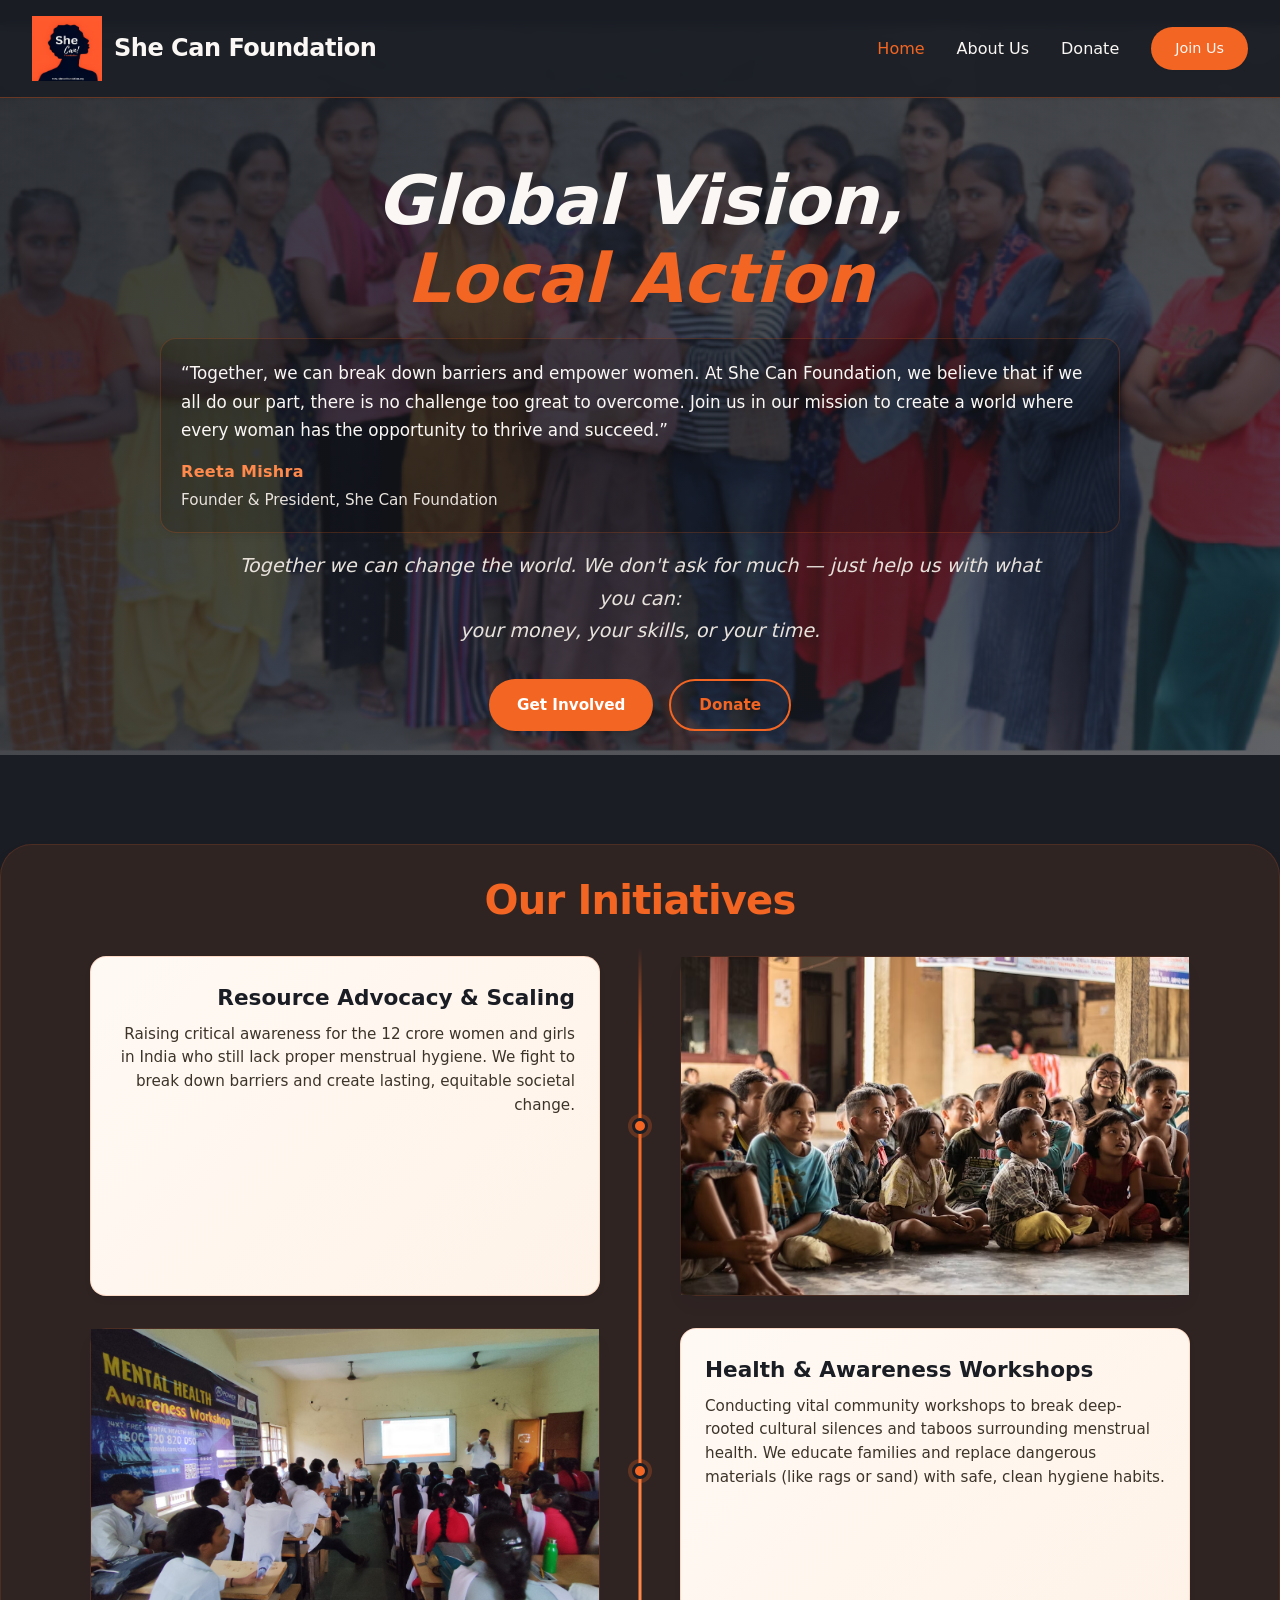
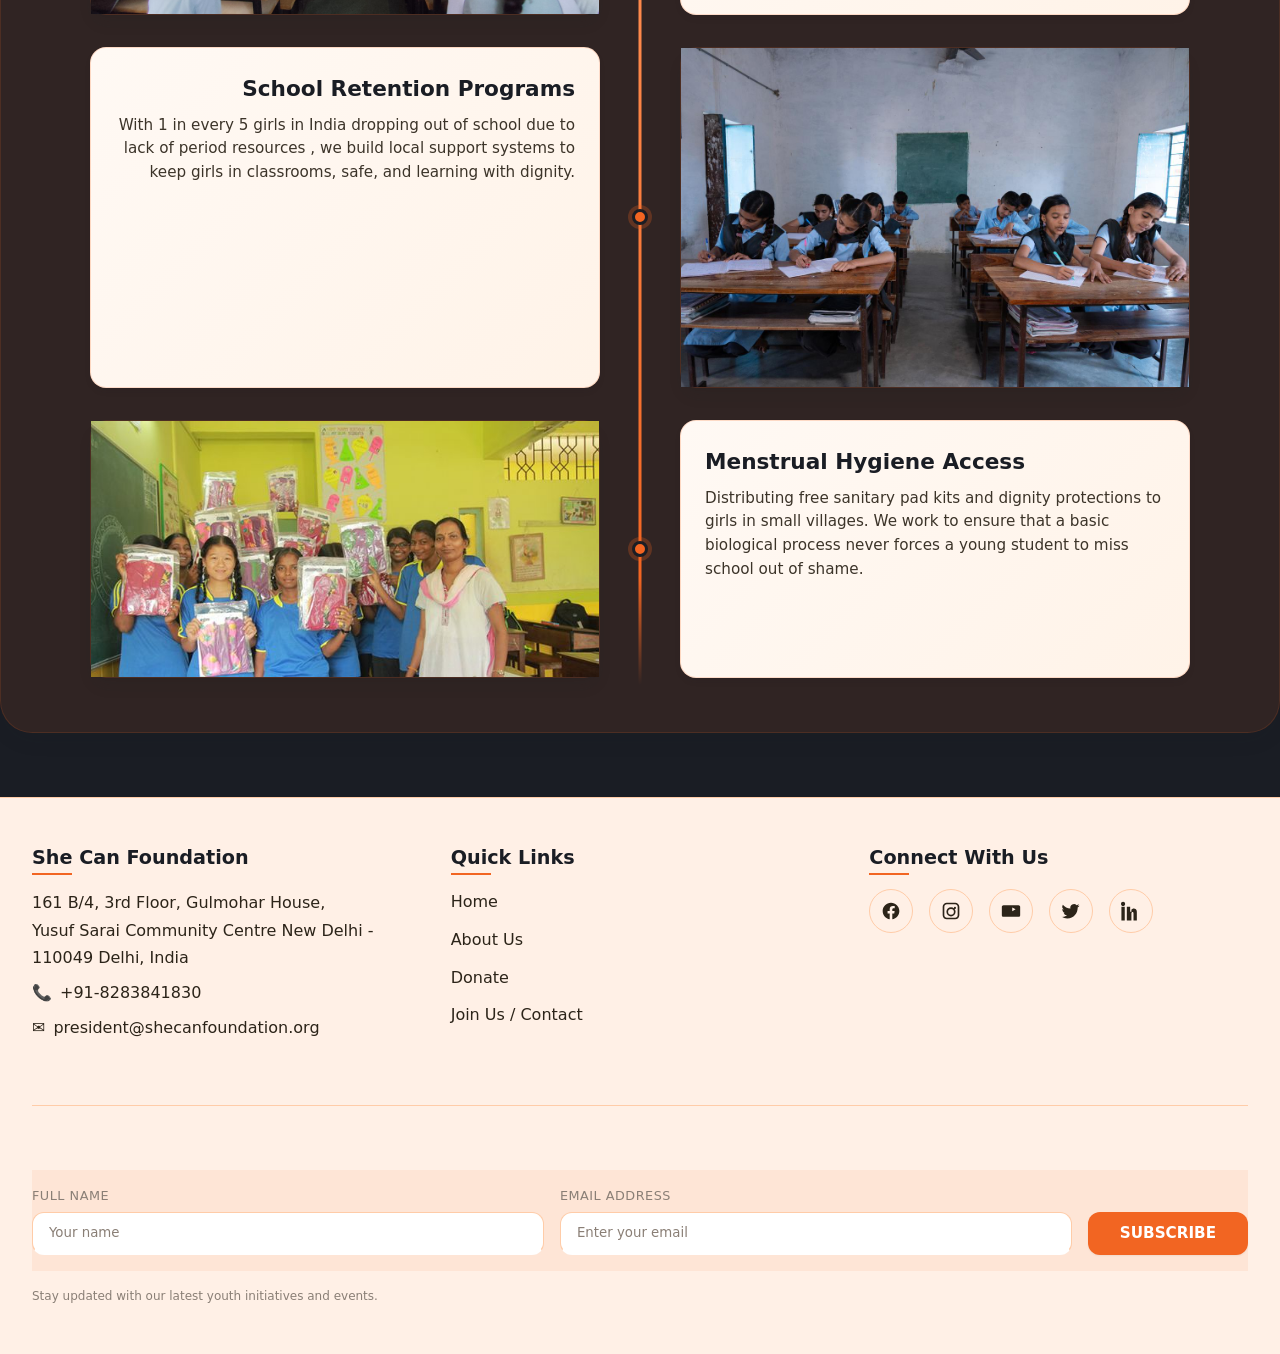
<file: html/index.html>
<!DOCTYPE html>
<html lang="en">
<head>
    <meta charset="UTF-8">
    <meta name="viewport" content="width=device-width, initial-scale=1.0, viewport-fit=cover">
    <meta name="description" content="She Can Foundation empowers youth through education, digital initiatives, and community programs. Join us to build futures and change lives.">
    <title>She Can Foundation | Empowering Youth</title>
    <link rel="stylesheet" href="../css/master.css">
</head>
<body>

    <header class="main-header">
        <div class="header-container">
            <div class="brand">
            <a href="index.html" class="brand-link">
                <img src="../images/logo.png" alt="She Can Foundation Logo" class="brand-img">
                <span class="brand-logo">She Can Foundation</span>
            </a>
            </div>
            <nav aria-label="Main navigation">
                <ul class="nav-menu">
                    <li class="nav-item"><a href="index.html" class="active">Home</a></li>
                    <li class="nav-item"><a href="about.html">About Us</a></li>
                    <li class="nav-item"><a href="donate.html">Donate</a></li>
                    <li class="nav-item nav-cta"><a href="contact.html" class="btn btn-join">Join Us</a></li>
                </ul>
            </nav>
        </div>
    </header>

    <main>
        <section class="hero" aria-label="Hero introduction">
            <div class="container hero-grid">
                <div class="hero-content">
                    <h1 class="hero-heading reveal" data-reveal="load" data-reveal-delay="0">
                        <span class="hero-heading-primary">Global Vision,</span>
                        <span class="hero-heading-accent">Local Action</span>
                    </h1>
                    <blockquote class="hero-quote reveal" data-reveal="load" data-reveal-delay="120">
                        <p>
                            “Together, we can break down barriers and empower women. At She Can Foundation, we believe that if we all do our part, there is no challenge too great to overcome. Join us in our mission to create a world where every woman has the opportunity to thrive and succeed.”
                        </p>
                        <footer>
                            <strong>Reeta Mishra</strong>
                            <span>Founder &amp; President, She Can Foundation</span>
                        </footer>
                    </blockquote>

                    <p class="hero-tagline reveal" data-reveal="load" data-reveal-delay="240">
                        <em>Together we can change the world. We don't ask for much — just help us with what you can:<br> your money, your skills, or your time.</em>
                    </p>

                    <div class="hero-actions reveal" data-reveal="load" data-reveal-delay="340">
                        <a href="contact.html" class="btn btn-primary btn-cta">Get Involved</a>
                        <a href="donate.html" class="btn btn-outline">Donate</a>
                    </div>
                </div>
            </div>
        </section>

<div class="initiatives-wrapper">
  <section class="initiatives-section" id="initiativesSection" aria-labelledby="initiatives-heading">
    <h2 class="section-title reveal" data-reveal="scroll" id="initiatives-heading">Our Initiatives</h2>

    <div class="initiatives-timeline">
      <div class="timeline-line" aria-hidden="true"></div>

      <article class="initiative-row initiative-row--text-left reveal" data-reveal="scroll">
        <div class="initiative-text">
          <h3>Resource Advocacy & Scaling</h3>
          <p>Raising critical awareness for the 12 crore women and girls in India who still lack proper menstrual hygiene. We fight to break down barriers and create lasting, equitable societal change.</p>
        </div>
        <div class="timeline-node" aria-hidden="true"></div>
        <figure class="initiative-photo">
          <img src="../images/img1.avif"
               alt="Students learning together in a supportive classroom environment"
               loading="lazy" width="800" height="600">
        </figure>
      </article>

      <article class="initiative-row initiative-row--text-right reveal" data-reveal="scroll">
        <figure class="initiative-photo">
          <img src="../images/img2.jpg"
               alt="Young women participating in a digital skills and coding workshop"
               loading="lazy" width="800" height="600">
        </figure>
        <div class="timeline-node" aria-hidden="true"></div>
        <div class="initiative-text">
          <h3>Health & Awareness Workshops</h3>
          <p>Conducting vital community workshops to break deep-rooted cultural silences and taboos surrounding menstrual health. We educate families and replace dangerous materials (like rags or sand) with safe, clean hygiene habits.</p>
        </div>
      </article>

      <article class="initiative-row initiative-row--text-left reveal" data-reveal="scroll">
        <div class="initiative-text">
          <h3>School Retention Programs</h3>
          <p>With 1 in every 5 girls in India dropping out of school due to lack of period resources , we build local support systems to keep girls in classrooms, safe, and learning with dignity.</p>
        </div>
        <div class="timeline-node" aria-hidden="true"></div>
        <figure class="initiative-photo">
          <img src="../images/img3.jpg"
               alt="Community members collaborating on a local outreach program"
               loading="lazy" width="800" height="600">
        </figure>
      </article>

      <article class="initiative-row initiative-row--text-right reveal" data-reveal="scroll">
        <figure class="initiative-photo">
          <img src="../images/img4.jpg"
               alt="Mentor guiding a young leader in a one-on-one leadership session"
               loading="lazy" width="800" height="600">
        </figure>
        <div class="timeline-node" aria-hidden="true"></div>
        <div class="initiative-text">
          <h3>Menstrual Hygiene Access</h3>
          <p>Distributing free sanitary pad kits and dignity protections to girls in small villages. We work to ensure that a basic biological process never forces a young student to miss school out of shame.</p>
        </div>
      </article>
    </div>
  </section>
</div>
</main>

    <footer class="site-footer" aria-label="Footer">
        <div class="footer-container">
            <div class="footer-grid">
                <div class="footer-col contact-info">
                    <h4>She Can Foundation</h4>
                    <address>
                        <p>161 B/4, 3rd Floor, Gulmohar House,<br>Yusuf Sarai Community Centre New Delhi - 110049 Delhi, India</p>
                        <p>📞 <a href="tel:+91-8283841830">+91-8283841830</a></p>
                        <p>✉️ <a href="mailto:president@shecanfoundation.org">president@shecanfoundation.org</a></p>
                    </address>
                </div>

                <div class="footer-col">
                    <h4>Quick Links</h4>
                    <ul class="footer-links">
                        <li><a href="index.html">Home</a></li>
                        <li><a href="about.html">About Us</a></li>
                        <li><a href="donate.html">Donate</a></li>
                        <li><a href="contact.html">Join Us / Contact</a></li>
                    </ul>
                </div>

                <div class="footer-col">
                    <h4>Connect With Us</h4>
                    <div class="social-links">
                        <a href="#" class="social-icon" aria-label="Facebook" title="Facebook">
                            <svg width="20" height="20" viewBox="0 0 24 24" fill="currentColor" aria-hidden="true">
                                <path d="M22 12.072C22 6.483 17.523 2 12 2S2 6.483 2 12.072c0 4.991 3.657 9.128 8.438 9.95v-7.04H7.898v-2.91h2.54V9.846c0-2.514 1.492-3.9 3.777-3.9 1.094 0 2.238.196 2.238.196v2.46h-1.26c-1.243 0-1.63.771-1.63 1.562v1.875h2.773l-.443 2.91h-2.33v7.04C18.343 21.2 22 17.063 22 12.072Z"/>
                            </svg>
                        </a>
                        <a href="#" class="social-icon" aria-label="Instagram" title="Instagram">
                            <svg width="20" height="20" viewBox="0 0 24 24" fill="currentColor" aria-hidden="true">
                                <path d="M7 2C4.243 2 2 4.243 2 7v10c0 2.757 2.243 5 5 5h10c2.757 0 5-2.243 5-5V7c0-2.757-2.243-5-5-5H7Zm10 2c1.654 0 3 1.346 3 3v10c0 1.654-1.346 3-3 3H7c-1.654 0-3-1.346-3-3V7c0-1.654 1.346-3 3-3h10Zm-5 3.5a5.5 5.5 0 1 0 0 11 5.5 5.5 0 0 0 0-11Zm0 2a3.5 3.5 0 1 1 0 7 3.5 3.5 0 0 1 0-7Zm4.75-2.5a1.25 1.25 0 1 0 0 2.5 1.25 1.25 0 0 0 0-2.5Z"/>
                            </svg>
                        </a>
                        <a href="#" class="social-icon" aria-label="YouTube" title="YouTube">
                            <svg width="20" height="20" viewBox="0 0 24 24" fill="currentColor" aria-hidden="true">
                                <path d="M23 7.001c0-1.104-.897-2-2-2H3c-1.103 0-2 .896-2 2v9.998c0 1.104.897 2 2 2h18c1.103 0 2-.896 2-2V7.001Zm-9.5 5.249v-4.5l3.987 2.249-3.987 2.251Z"/>
                            </svg>
                        </a>
                        <a href="#" class="social-icon" aria-label="Twitter" title="Twitter">
                            <svg width="20" height="20" viewBox="0 0 24 24" fill="currentColor" aria-hidden="true">
                                <path d="M22.162 5.656c-.79.35-1.64.587-2.53.693a4.42 4.42 0 0 0 1.94-2.443 8.78 8.78 0 0 1-2.796 1.07 4.397 4.397 0 0 0-7.49 4.01 12.48 12.48 0 0 1-9.06-4.595 4.395 4.395 0 0 0 1.36 5.86 4.37 4.37 0 0 1-1.99-.55v.05a4.4 4.4 0 0 0 3.525 4.31 4.42 4.42 0 0 1-1.987.075 4.4 4.4 0 0 0 4.104 3.05 8.82 8.82 0 0 1-5.457 1.88c-.355 0-.707-.02-1.056-.06a12.47 12.47 0 0 0 6.75 1.98c8.1 0 12.535-6.71 12.535-12.535 0-.19-.005-.382-.014-.573a8.94 8.94 0 0 0 2.2-2.28Z"/>
                            </svg>
                        </a>
                        <a href="#" class="social-icon" aria-label="LinkedIn" title="LinkedIn">
                            <svg width="20" height="20" viewBox="0 0 24 24" fill="currentColor" aria-hidden="true">
                                <path d="M4.98 3.5c0 1.38-1.11 2.5-2.48 2.5S0 4.88 0 3.5 1.11 1 2.5 1 4.98 2.12 4.98 3.5ZM.5 23.5h4V7H.5v16.5ZM8.5 23.5h4v-8.5c0-2.28 2.5-2.47 2.5 0v8.5h4V13c0-5.03-5.48-4.84-6.5-2.36V13h-1.5V7h-4v16.5Z"/>
                            </svg>
                        </a>
                    </div>
                </div>
            </div>

            <div class="newsletter-section">
                <div class="newsletter-form">
                    <div class="form-group">
                        <label for="footer-name">Full Name</label>
                        <input type="text" id="footer-name" name="name" class="newsletter-input" placeholder="Your name" autocomplete="name">
                    </div>
                    <div class="form-group">
                        <label for="footer-email">Email Address</label>
                        <input type="email" id="footer-email" name="email" class="newsletter-input" placeholder="Enter your email" autocomplete="email" required>
                    </div>
                    <button type="submit" class="btn-subscribe">SUBSCRIBE</button>
                </div>
                <p class="newsletter-note">Stay updated with our latest youth initiatives and events.</p>
            </div>
        </div>
    </footer>

    <script src="../javasrcipt/main.js" defer></script>
</body>
</html>
</file>
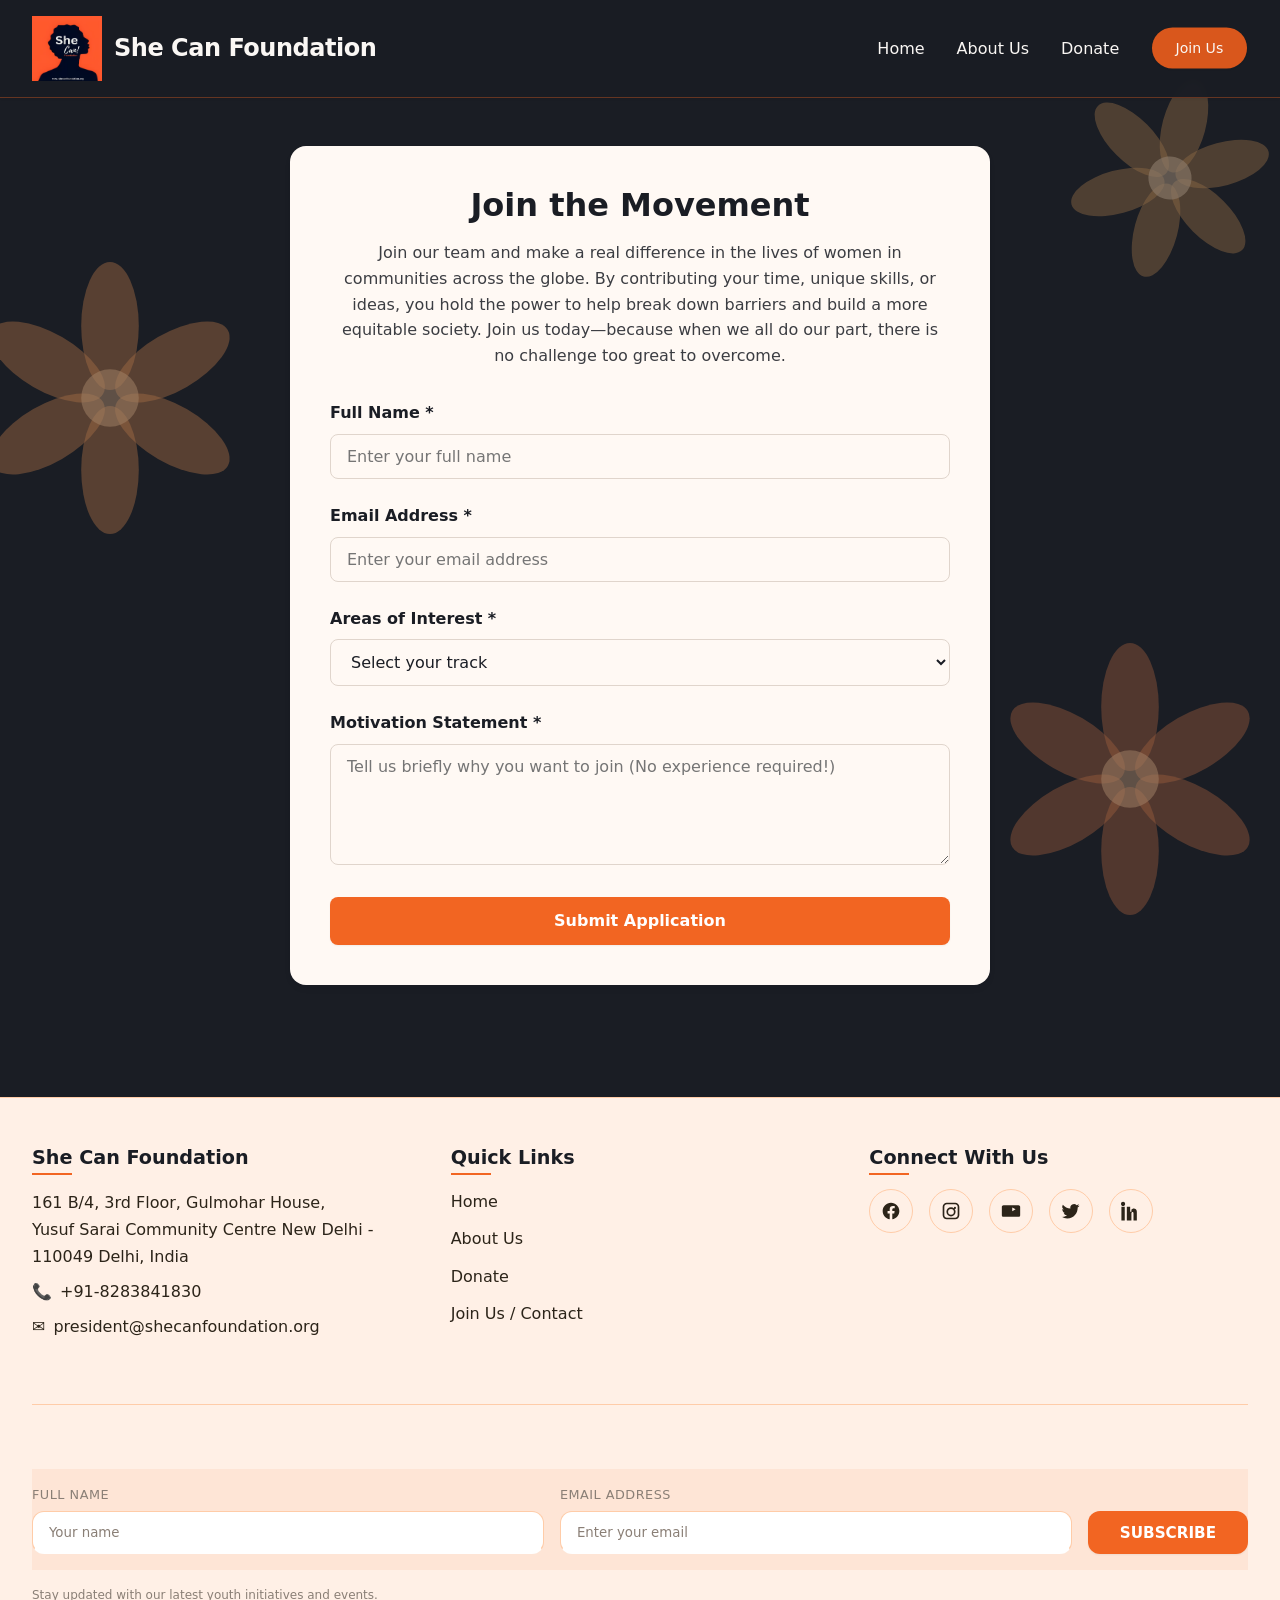
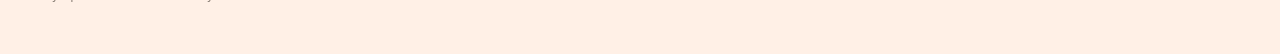
<file: html/contact.html>
<!DOCTYPE html>
<html lang="en">
<head>
    <meta charset="UTF-8">
    <meta name="viewport" content="width=device-width, initial-scale=1.0, viewport-fit=cover">
    <meta name="description" content="Join She Can Foundation — volunteer, contribute to youth empowerment, and grow with our beginner‑friendly community.">
    <title>She Can Foundation | Join Us — Volunteer Application</title>
    <link rel="stylesheet" href="../css/master.css">
</head>
<body>

    <header class="main-header">
        <div class="header-container">
             <div class="brand">
            <a href="index.html" class="brand-link">
                <img src="../images/logo.png" alt="She Can Foundation Logo" class="brand-img">
                <span class="brand-logo">She Can Foundation</span>
            </a>
            </div>
            <nav aria-label="Main navigation">
                <ul class="nav-menu">
                    <li class="nav-item"><a href="index.html">Home</a></li>
                    <li class="nav-item"><a href="about.html">About Us</a></li>
                    <li class="nav-item"><a href="donate.html">Donate</a></li>
                    <li class="nav-item nav-cta"><a href="contact.html" class="btn btn-join active-btn">Join Us</a></li>
                </ul>
            </nav>
        </div>
    </header>

    <main>
        <section class="registration-container" aria-labelledby="join-heading"> 
            <div class="flower-top" aria-hidden="true"></div> 
            <div class="container">
                <div class="form-wrapper">
                    <h2 id="join-heading">Join the Movement</h2>
                    <p class="join-intro">Join our team and make a real difference in the lives of women in communities across the globe. By contributing your time, unique skills, or ideas, you hold the power to help break down barriers and build a more equitable society. Join us today—because when we all do our part, there is no challenge too great to overcome.</p>
                    
                    <form id="volunteerForm" class="volunteer-form" action="#" method="post" novalidate>
                        <div class="form-field">
                            <label for="fullName">Full Name *</label>
                            <input type="text" id="fullName" name="fullName" required placeholder="Enter your full name" autocomplete="name">
                        </div>

                        <div class="form-field">
                            <label for="emailAddress">Email Address *</label>
                            <input type="email" id="emailAddress" name="emailAddress" required placeholder="Enter your email address" autocomplete="email">
                        </div>

                        <div class="form-field">
                            <label for="interestTrack">Areas of Interest *</label>
                            <select id="interestTrack" name="interestTrack" required>
                                <option value="" disabled selected>Select your track</option>
                                <option value="education">Education & Tutoring</option>
                                <option value="digital">Digital Literacy & Tech</option>
                                <option value="community">Community Management</option>
                            </select>
                        </div>

                        <div class="form-field">
                            <label for="motivation">Motivation Statement *</label>
                            <textarea id="motivation" name="motivation" rows="5" required placeholder="Tell us briefly why you want to join (No experience required!)"></textarea>
                        </div>

                        <div class="form-actions">
                            <button type="submit" class="btn-submit">Submit Application</button>
                        </div>
                    </form>
                </div>
            </div>
        </section>
    </main>

    <footer class="site-footer" aria-label="Footer">
        <div class="footer-container">
            <div class="footer-grid">
                <div class="footer-col contact-info">
                    <h4>She Can Foundation</h4>
                    <address>
                        <p>161 B/4, 3rd Floor, Gulmohar House,<br>Yusuf Sarai Community Centre New Delhi - 110049 Delhi, India</p>
                        <p>📞 <a href="tel:+91-8283841830">+91-8283841830</a></p>
                        <p>✉️ <a href="mailto:president@shecanfoundation.org">president@shecanfoundation.org</a></p>
                    </address>
                </div>

                <div class="footer-col">
                    <h4>Quick Links</h4>
                    <ul class="footer-links">
                        <li><a href="index.html">Home</a></li>
                        <li><a href="about.html">About Us</a></li>
                        <li><a href="donate.html">Donate</a></li>
                        <li><a href="contact.html">Join Us / Contact</a></li>
                    </ul>
                </div>

                <div class="footer-col">
                    <h4>Connect With Us</h4>
                    <div class="social-links">
                        <a href="#" class="social-icon" aria-label="Facebook" title="Facebook">
                            <svg width="20" height="20" viewBox="0 0 24 24" fill="currentColor" aria-hidden="true">
                                <path d="M22 12.072C22 6.483 17.523 2 12 2S2 6.483 2 12.072c0 4.991 3.657 9.128 8.438 9.95v-7.04H7.898v-2.91h2.54V9.846c0-2.514 1.492-3.9 3.777-3.9 1.094 0 2.238.196 2.238.196v2.46h-1.26c-1.243 0-1.63.771-1.63 1.562v1.875h2.773l-.443 2.91h-2.33v7.04C18.343 21.2 22 17.063 22 12.072Z"/>
                            </svg>
                        </a>
                        <a href="#" class="social-icon" aria-label="Instagram" title="Instagram">
                            <svg width="20" height="20" viewBox="0 0 24 24" fill="currentColor" aria-hidden="true">
                                <path d="M7 2C4.243 2 2 4.243 2 7v10c0 2.757 2.243 5 5 5h10c2.757 0 5-2.243 5-5V7c0-2.757-2.243-5-5-5H7Zm10 2c1.654 0 3 1.346 3 3v10c0 1.654-1.346 3-3 3H7c-1.654 0-3-1.346-3-3V7c0-1.654 1.346-3 3-3h10Zm-5 3.5a5.5 5.5 0 1 0 0 11 5.5 5.5 0 0 0 0-11Zm0 2a3.5 3.5 0 1 1 0 7 3.5 3.5 0 0 1 0-7Zm4.75-2.5a1.25 1.25 0 1 0 0 2.5 1.25 1.25 0 0 0 0-2.5Z"/>
                            </svg>
                        </a>
                        <a href="#" class="social-icon" aria-label="YouTube" title="YouTube">
                            <svg width="20" height="20" viewBox="0 0 24 24" fill="currentColor" aria-hidden="true">
                                <path d="M23 7.001c0-1.104-.897-2-2-2H3c-1.103 0-2 .896-2 2v9.998c0 1.104.897 2 2 2h18c1.103 0 2-.896 2-2V7.001Zm-9.5 5.249v-4.5l3.987 2.249-3.987 2.251Z"/>
                            </svg>
                        </a>
                        <a href="#" class="social-icon" aria-label="Twitter" title="Twitter">
                            <svg width="20" height="20" viewBox="0 0 24 24" fill="currentColor" aria-hidden="true">
                                <path d="M22.162 5.656c-.79.35-1.64.587-2.53.693a4.42 4.42 0 0 0 1.94-2.443 8.78 8.78 0 0 1-2.796 1.07 4.397 4.397 0 0 0-7.49 4.01 12.48 12.48 0 0 1-9.06-4.595 4.395 4.395 0 0 0 1.36 5.86 4.37 4.37 0 0 1-1.99-.55v.05a4.4 4.4 0 0 0 3.525 4.31 4.42 4.42 0 0 1-1.987.075 4.4 4.4 0 0 0 4.104 3.05 8.82 8.82 0 0 1-5.457 1.88c-.355 0-.707-.02-1.056-.06a12.47 12.47 0 0 0 6.75 1.98c8.1 0 12.535-6.71 12.535-12.535 0-.19-.005-.382-.014-.573a8.94 8.94 0 0 0 2.2-2.28Z"/>
                            </svg>
                        </a>
                        <a href="#" class="social-icon" aria-label="LinkedIn" title="LinkedIn">
                            <svg width="20" height="20" viewBox="0 0 24 24" fill="currentColor" aria-hidden="true">
                                <path d="M4.98 3.5c0 1.38-1.11 2.5-2.48 2.5S0 4.88 0 3.5 1.11 1 2.5 1 4.98 2.12 4.98 3.5ZM.5 23.5h4V7H.5v16.5ZM8.5 23.5h4v-8.5c0-2.28 2.5-2.47 2.5 0v8.5h4V13c0-5.03-5.48-4.84-6.5-2.36V13h-1.5V7h-4v16.5Z"/>
                            </svg>
                        </a>
                    </div>
                </div>
            </div>

            <div class="newsletter-section">
                <div class="newsletter-form">
                    <div class="form-group">
                        <label for="footer-name-contact">Full Name</label>
                        <input type="text" id="footer-name-contact" name="name" class="newsletter-input" placeholder="Your name" autocomplete="name">
                    </div>
                    <div class="form-group">
                        <label for="footer-email-contact">Email Address</label>
                        <input type="email" id="footer-email-contact" name="email" class="newsletter-input" placeholder="Enter your email" autocomplete="email" required>
                    </div>
                    <button type="submit" class="btn-subscribe">SUBSCRIBE</button>
                </div>
                <p class="newsletter-note">Stay updated with our latest youth initiatives and events.</p>
            </div>
        </div>
    </footer>

    <script src="../javasrcipt/main.js" defer></script>
</body>
</html>
</file>
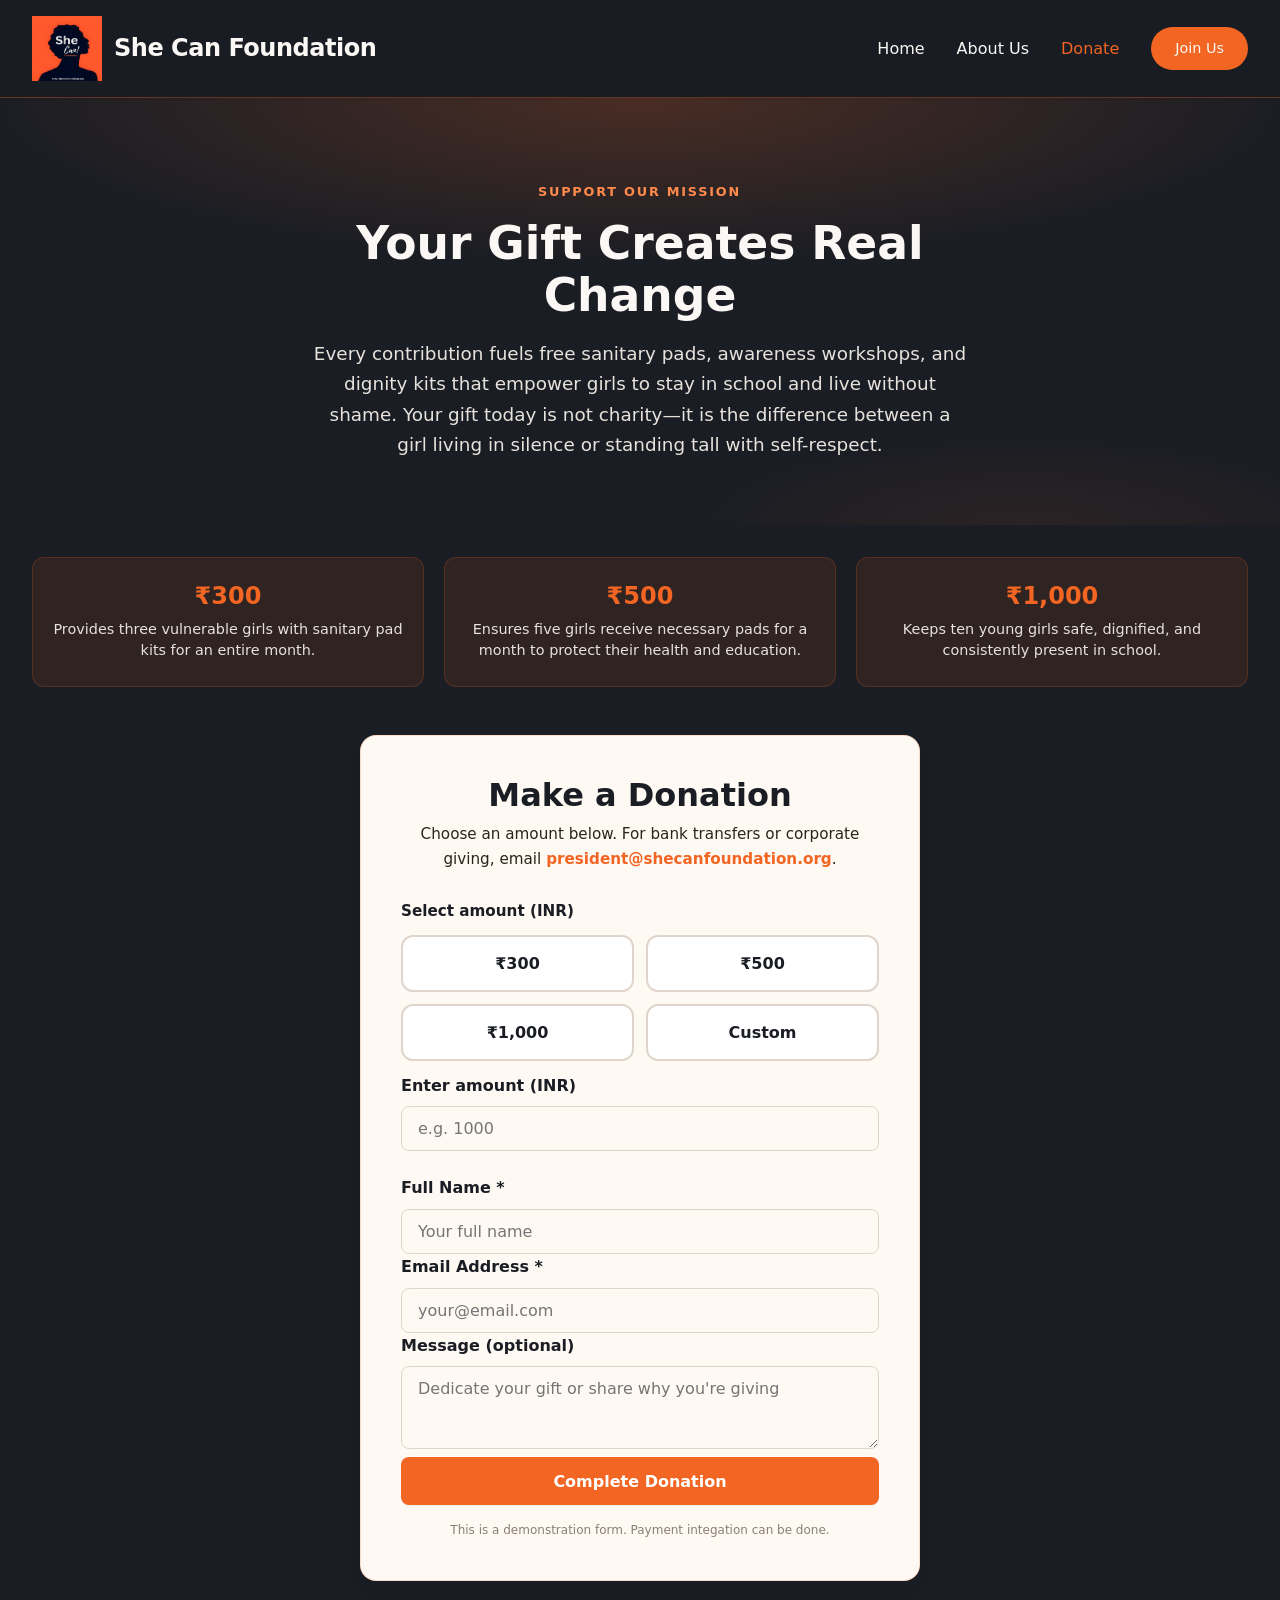
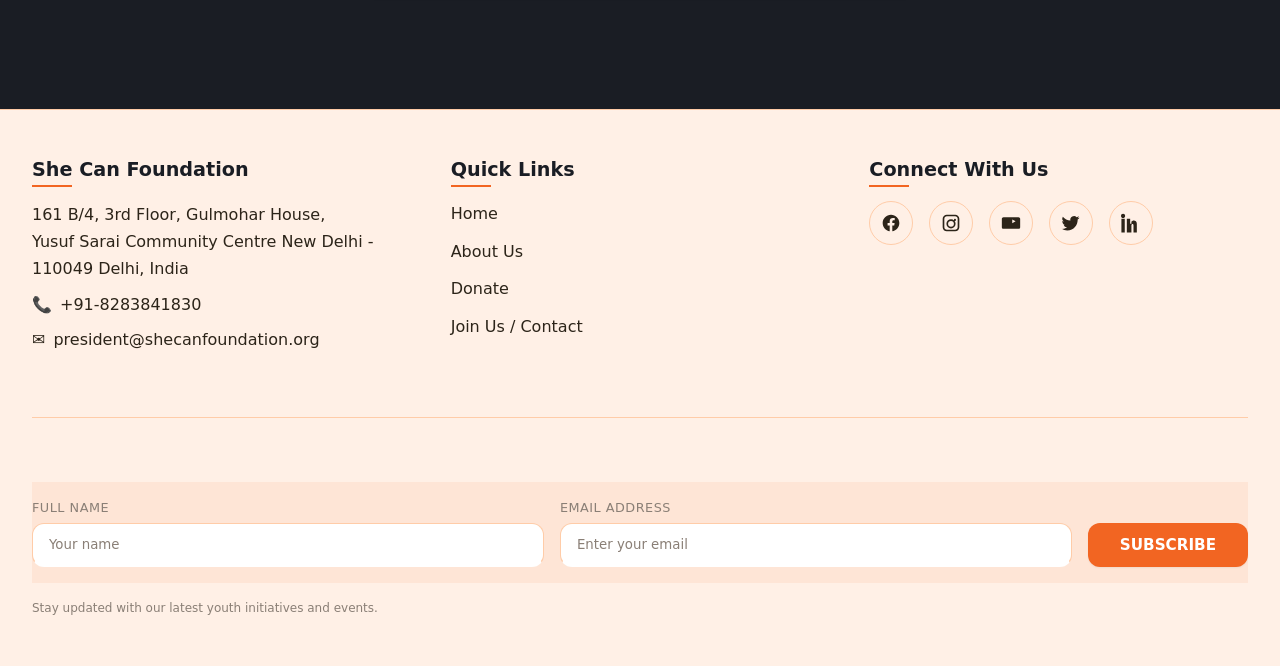
<file: html/donate.html>
<!DOCTYPE html>
<html lang="en">
<head>
    <meta charset="UTF-8">
    <meta name="viewport" content="width=device-width, initial-scale=1.0, viewport-fit=cover">
    <meta name="description" content="Donate to She Can Foundation — support education, digital literacy, and community programs for women and youth.">
    <title>She Can Foundation | Donate — Support Our Mission</title>
    <link rel="stylesheet" href="../css/master.css">
</head>
<body>

    <header class="main-header">
        <div class="header-container">
             <div class="brand">
            <a href="index.html" class="brand-link">
                <img src="../images/logo.png" alt="She Can Foundation Logo" class="brand-img">
                <span class="brand-logo">She Can Foundation</span>
            </a>
            </div>
            <nav aria-label="Main navigation">
                <ul class="nav-menu">
                    <li class="nav-item"><a href="index.html">Home</a></li>
                    <li class="nav-item"><a href="about.html">About Us</a></li>
                    <li class="nav-item"><a href="donate.html" class="active">Donate</a></li>
                    <li class="nav-item nav-cta"><a href="contact.html" class="btn btn-join">Join Us</a></li>
                </ul>
            </nav>
        </div>
    </header>

    <main>
        <section class="donate-hero" aria-labelledby="donate-heading">
            <div class="donate-hero__glow" aria-hidden="true"></div>
            <div class="container donate-hero__inner">
                <p class="about-eyebrow reveal" data-reveal="load" data-reveal-delay="0">Support Our Mission</p>
                <h1 id="donate-heading" class="reveal" data-reveal="load" data-reveal-delay="80">Your Gift Creates Real Change</h1>
                <p class="donate-hero__lead reveal" data-reveal="load" data-reveal-delay="160">Every contribution fuels free sanitary pads, awareness workshops, and dignity kits that empower girls to stay in school and live without shame. Your gift today is not charity—it is the difference between a girl living in silence or standing tall with self-respect.</p>
            </div>
        </section>

        <section class="donate-impact" aria-label="Where your donation goes">
            <div class="container">
                <div class="donate-impact-grid">
                    <article class="donate-impact-card reveal" data-reveal="scroll" data-reveal-delay="0">
                        <h3>₹300</h3>
                        <p>Provides three vulnerable girls with sanitary pad kits for an entire month.</p>
                    </article>
                    <article class="donate-impact-card reveal" data-reveal="scroll" data-reveal-delay="80">
                        <h3>₹500</h3>
                        <p>Ensures five girls receive necessary pads for a month to protect their health and education.</p>
                    </article>
                    <article class="donate-impact-card reveal" data-reveal="scroll" data-reveal-delay="160">
                        <h3>₹1,000</h3>
                        <p>Keeps ten young girls safe, dignified, and consistently present in school.</p>
                    </article>
                </div>
            </div>
        </section>

        <section class="donate-form-section" aria-labelledby="donate-form-heading">
            <div class="container">
                <div class="donate-form-wrapper reveal" data-reveal="scroll">
                    <h2 id="donate-form-heading">Make a Donation</h2>
                    <p class="donate-form-intro">Choose an amount below. For bank transfers or corporate giving, email <a href="mailto:president@shecanfoundation.org">president@shecanfoundation.org</a>.</p>

                    <form id="donateForm" class="donate-form" action="#" method="post" novalidate>
                        <fieldset class="donate-amounts">
                            <legend>Select amount (INR)</legend>
                            <div class="amount-options">
                                <label class="amount-option">
                                    <input type="radio" name="amount" value="500" required>
                                    <span>₹300</span>
                                </label>
                                <label class="amount-option">
                                    <input type="radio" name="amount" value="2000">
                                    <span>₹500</span>
                                </label>
                                <label class="amount-option">
                                    <input type="radio" name="amount" value="5000">
                                    <span>₹1,000</span>
                                </label>
                                <label class="amount-option amount-option--custom">
                                    <input type="radio" name="amount" value="custom" id="amountCustom">
                                    <span>Custom</span>
                                </label>
                            </div>
                            <div class="form-field custom-amount-field" id="customAmountWrap" hidden>
                                <label for="customAmount">Enter amount (INR)</label>
                                <input type="number" id="customAmount" name="customAmount" min="100" step="100" placeholder="e.g. 1000">
                            </div>
                        </fieldset>

                        <div class="form-field">
                            <label for="donorName">Full Name *</label>
                            <input type="text" id="donorName" name="donorName" required placeholder="Your full name" autocomplete="name">
                        </div>

                        <div class="form-field">
                            <label for="donorEmail">Email Address *</label>
                            <input type="email" id="donorEmail" name="donorEmail" required placeholder="your@email.com" autocomplete="email">
                        </div>

                        <div class="form-field">
                            <label for="donorMessage">Message (optional)</label>
                            <textarea id="donorMessage" name="donorMessage" rows="3" placeholder="Dedicate your gift or share why you're giving"></textarea>
                        </div>

                        <div class="form-actions">
                            <button type="submit" class="btn-submit btn-donate-submit">Complete Donation</button>
                        </div>
                        <p class="donate-disclaimer">This is a demonstration form. Payment integation can be done.</p>
                    </form>
                </div>
            </div>
        </section>
    </main>

    <footer class="site-footer" aria-label="Footer">
        <div class="footer-container">
            <div class="footer-grid">
                <div class="footer-col contact-info">
                    <h4>She Can Foundation</h4>
                    <address>
                        <p>161 B/4, 3rd Floor, Gulmohar House,<br>Yusuf Sarai Community Centre New Delhi - 110049 Delhi, India</p>
                        <p>📞 <a href="tel:+91-8283841830">+91-8283841830</a></p>
                        <p>✉️ <a href="mailto:president@shecanfoundation.org">president@shecanfoundation.org</a></p>
                    </address>
                </div>

                <div class="footer-col">
                    <h4>Quick Links</h4>
                    <ul class="footer-links">
                        <li><a href="index.html">Home</a></li>
                        <li><a href="about.html">About Us</a></li>
                        <li><a href="donate.html">Donate</a></li>
                        <li><a href="contact.html">Join Us / Contact</a></li>
                    </ul>
                </div>

                <div class="footer-col">
                    <h4>Connect With Us</h4>
                    <div class="social-links">
                        <a href="#" class="social-icon" aria-label="Facebook" title="Facebook">
                            <svg width="20" height="20" viewBox="0 0 24 24" fill="currentColor" aria-hidden="true">
                                <path d="M22 12.072C22 6.483 17.523 2 12 2S2 6.483 2 12.072c0 4.991 3.657 9.128 8.438 9.95v-7.04H7.898v-2.91h2.54V9.846c0-2.514 1.492-3.9 3.777-3.9 1.094 0 2.238.196 2.238.196v2.46h-1.26c-1.243 0-1.63.771-1.63 1.562v1.875h2.773l-.443 2.91h-2.33v7.04C18.343 21.2 22 17.063 22 12.072Z"/>
                            </svg>
                        </a>
                        <a href="#" class="social-icon" aria-label="Instagram" title="Instagram">
                            <svg width="20" height="20" viewBox="0 0 24 24" fill="currentColor" aria-hidden="true">
                                <path d="M7 2C4.243 2 2 4.243 2 7v10c0 2.757 2.243 5 5 5h10c2.757 0 5-2.243 5-5V7c0-2.757-2.243-5-5-5H7Zm10 2c1.654 0 3 1.346 3 3v10c0 1.654-1.346 3-3 3H7c-1.654 0-3-1.346-3-3V7c0-1.654 1.346-3 3-3h10Zm-5 3.5a5.5 5.5 0 1 0 0 11 5.5 5.5 0 0 0 0-11Zm0 2a3.5 3.5 0 1 1 0 7 3.5 3.5 0 0 1 0-7Zm4.75-2.5a1.25 1.25 0 1 0 0 2.5 1.25 1.25 0 0 0 0-2.5Z"/>
                            </svg>
                        </a>
                        <a href="#" class="social-icon" aria-label="YouTube" title="YouTube">
                            <svg width="20" height="20" viewBox="0 0 24 24" fill="currentColor" aria-hidden="true">
                                <path d="M23 7.001c0-1.104-.897-2-2-2H3c-1.103 0-2 .896-2 2v9.998c0 1.104.897 2 2 2h18c1.103 0 2-.896 2-2V7.001Zm-9.5 5.249v-4.5l3.987 2.249-3.987 2.251Z"/>
                            </svg>
                        </a>
                        <a href="#" class="social-icon" aria-label="Twitter" title="Twitter">
                            <svg width="20" height="20" viewBox="0 0 24 24" fill="currentColor" aria-hidden="true">
                                <path d="M22.162 5.656c-.79.35-1.64.587-2.53.693a4.42 4.42 0 0 0 1.94-2.443 8.78 8.78 0 0 1-2.796 1.07 4.397 4.397 0 0 0-7.49 4.01 12.48 12.48 0 0 1-9.06-4.595 4.395 4.395 0 0 0 1.36 5.86 4.37 4.37 0 0 1-1.99-.55v.05a4.4 4.4 0 0 0 3.525 4.31 4.42 4.42 0 0 1-1.987.075 4.4 4.4 0 0 0 4.104 3.05 8.82 8.82 0 0 1-5.457 1.88c-.355 0-.707-.02-1.056-.06a12.47 12.47 0 0 0 6.75 1.98c8.1 0 12.535-6.71 12.535-12.535 0-.19-.005-.382-.014-.573a8.94 8.94 0 0 0 2.2-2.28Z"/>
                            </svg>
                        </a>
                        <a href="#" class="social-icon" aria-label="LinkedIn" title="LinkedIn">
                            <svg width="20" height="20" viewBox="0 0 24 24" fill="currentColor" aria-hidden="true">
                                <path d="M4.98 3.5c0 1.38-1.11 2.5-2.48 2.5S0 4.88 0 3.5 1.11 1 2.5 1 4.98 2.12 4.98 3.5ZM.5 23.5h4V7H.5v16.5ZM8.5 23.5h4v-8.5c0-2.28 2.5-2.47 2.5 0v8.5h4V13c0-5.03-5.48-4.84-6.5-2.36V13h-1.5V7h-4v16.5Z"/>
                            </svg>
                        </a>
                    </div>
                </div>
            </div>

            <div class="newsletter-section">
                <div class="newsletter-form">
                    <div class="form-group">
                        <label for="footer-name-donate">Full Name</label>
                        <input type="text" id="footer-name-donate" name="name" class="newsletter-input" placeholder="Your name" autocomplete="name">
                    </div>
                    <div class="form-group">
                        <label for="footer-email-donate">Email Address</label>
                        <input type="email" id="footer-email-donate" name="email" class="newsletter-input" placeholder="Enter your email" autocomplete="email" required>
                    </div>
                    <button type="submit" class="btn-subscribe">SUBSCRIBE</button>
                </div>
                <p class="newsletter-note">Stay updated with our latest youth initiatives and events.</p>
            </div>
        </div>
    </footer>

    <script src="../javasrcipt/main.js" defer></script>
</body>
</html>
</file>
<file: css/master.css>
/* --------------------------------------------
   1. CSS RESET & GLOBAL VARIABLES
-------------------------------------------- */
:root {
  /* Brand — logo: warm orange + charcoal silhouette */
  --brand-dark: #1a1d24;
  --brand-orange: #f26522;
  --accent-rgb: 242, 101, 34;

  /* Backgrounds — warm NGO surfaces on dark base */
  --bg-body: #1a1d24;
  --bg-surface: #fff9f4;
  --bg-accent-light: rgba(242, 101, 34, 0.1);

  /* Text */
  --text-muted: #8a7f76;
  --text-primary: #faf7f4;
  --text-secondary: #e8e2dc;
  --text-inverse: #1a1d24;

  /* Accent / interactive (logo orange) */
  --accent-primary: #f26522;
  --accent-hover: #d9571c;
  --accent-focus: #ff8a4c;

  /* Footer — warm peach cream */
  --footer-bg: #fff0e6;
  --footer-text: #2c2419;
  --footer-border: #ffcca8;

  /* UI borders */
  --border-subtle: #e8ddd4;
  --input-border: #e0d5cc;

  /* Shadows & Borders */
  --shadow-sm: 0 1px 2px 0 rgb(26 29 36 / 0.06);
  --shadow-md: 0 4px 6px -1px rgb(26 29 36 / 0.1), 0 2px 4px -2px rgb(26 29 36 / 0.08);
  --shadow-lg: 0 10px 15px -3px rgb(26 29 36 / 0.12), 0 4px 6px -4px rgb(26 29 36 / 0.08);
  --shadow-hover: 0 20px 25px -5px rgb(242 101 34 / 0.15), 0 8px 10px -6px rgb(26 29 36 / 0.08);

  /* Typography */
  --font-sans: system-ui, -apple-system, 'Segoe UI', Roboto, 'Helvetica Neue', Arial, sans-serif;
  --line-height-base: 1.6;
  --line-height-tight: 1.2;
  --border-radius-md: 0.75rem;
  --border-radius-lg: 1rem;
  --transition-default: all 0.3s ease;
}

* {
  overflow: visible !important;  /* temporary reset */
}

*,
*::before,
*::after {
  margin: 0;
  padding: 0;
  box-sizing: border-box;
}

html, body {
  overflow-x: hidden;
  max-width: 100%;
  margin: 0;
  padding: 0;
}

html {
  scroll-behavior: smooth;
}

body {
  background-color: var(--bg-body);
  color: var(--text-primary);
  font-family: var(--font-sans);
  line-height: var(--line-height-base);
  font-size: 1rem;
  -webkit-font-smoothing: antialiased;
}

/* --------------------------------------------
   2. TYPOGRAPHY & UTILITIES
-------------------------------------------- */
h1, h2, h3, h4, h5, h6 {
  color: var(--text-primary);
  line-height: var(--line-height-tight);
  font-weight: 700;
  margin-bottom: 1rem;
}

h1 { font-size: 2.5rem; }
h2 { font-size: 2rem; }
h3 { font-size: 1.5rem; }
h4 { font-size: 1.25rem; }

p {
  margin-bottom: 1rem;
  color: var(--text-secondary);
}

a {
  text-decoration: none;
  color: var(--accent-primary);
  transition: var(--transition-default);
}

a:hover {
  color: var(--accent-hover);
}

img {
  max-width: 100%;
  height: auto;
  display: block;
}

.container {
  max-width: 1280px;
  margin: 0 auto;
  padding: 0 2rem;
  overflow-x: hidden;
}

/* --------------------------------------------
   3. STICKY NAVIGATION HEADER
-------------------------------------------- */
.main-header {
  position: sticky;
  top: 0;
  z-index: 1000;
  background: rgba(26, 29, 36, 0.96);
  backdrop-filter: blur(4px);
  border-bottom: 1px solid rgba(242, 101, 34, 0.35);
  box-shadow: var(--shadow-sm);
}

.header-container {
  display: flex;
  align-items: center;
  justify-content: space-between;
  flex-wrap: wrap;
  padding: 1rem 2rem;
  max-width: 1400px;
  margin: 0 auto;
}

.brand-link {
  display: flex;
  align-items: center;
  gap: 0.75rem;
  text-decoration: none;
}

.brand-img {
  height: 65px;          
  width: 70px;
  display: block;
}

.brand-logo {
  font-size: 1.5rem;
  font-weight: 800;
  letter-spacing: -0.02em;
  color: var(--text-primary);
  transition: var(--transition-default);
}

.brand-link:hover .brand-logo {
  color: var(--accent-primary);
}

@media (max-width: 768px) {
  .brand-img {
    height: 30px;
  }
  .brand-logo {
    font-size: 1.2rem;
  }
}

.nav-menu {
  display: flex;
  align-items: center;
  gap: 2rem;
  list-style: none;
}

.nav-item a {
  color: var(--text-primary);
  font-weight: 500;
  padding: 0.5rem 0;
  position: relative;
  display: inline-block;
}

.nav-item a.active {
  color: var(--accent-primary);
}
.nav-item a.active::after {
  content: '';
  position: absolute;
  bottom: 0;
  left: 0;
  width: 100%;
  height: 2px;
  background-color: var(--accent-primary);
}

.nav-item:not(.nav-cta) a::after {
  content: '';
  position: absolute;
  bottom: 0;
  left: 0;
  width: 0;
  height: 2px;
  background-color: var(--accent-primary);
  transition: width 0.3s ease;
}

.nav-item:not(.nav-cta) a:hover::after {
  width: 100%;
}

.nav-item:not(.nav-cta) a:hover {
  color: var(--accent-primary);
}

.active-btn {
  background-color: var(--accent-hover) !important;
  transform: scale(0.98);
  box-shadow: inset 0 2px 4px rgba(0,0,0,0.1);
}

/* --------------------------------------------
   4. BUTTON & CTA STYLES
-------------------------------------------- */
.btn,
.btn-primary,
.btn-join,
.btn-cta,
.btn-subscribe,
.btn-submit {
  display: inline-flex;
  align-items: center;
  justify-content: center;
  padding: 0.75rem 1.75rem;
  font-weight: 600;
  border-radius: 9999px;
  transition: var(--transition-default);
  cursor: pointer;
  font-size: 0.95rem;
  border: none;
  background: transparent;
  font-family: inherit;
}

.btn-primary,
.btn-join,
.btn-cta,
.btn-subscribe,
.btn-submit {
  background-color: var(--accent-primary);
  color: white;
  box-shadow: var(--shadow-sm);
}

.btn-primary:hover,
.btn-join:hover,
.btn-cta:hover,
.btn-subscribe:hover,
.btn-submit:hover {
  background-color: var(--accent-hover);
  color:whitesmoke;
  transform: translateY(-2px);
  box-shadow: var(--shadow-md);
}

.btn-primary:active,
.btn-join:active,
.btn-cta:active,
.btn-subscribe:active,
.btn-submit:active {
  transform: translateY(0);
}

.nav-cta .btn-join {
  padding: 0.6rem 1.5rem;
  font-size: 0.9rem;
}

/* --------------------------------------------
   5. HERO & ABOUT SPLIT LAYOUTS
-------------------------------------------- */

/* Hero section with background image (Home page only) */
.hero {
  position: relative;
  background-color: var(--bg-body);
  overflow-x: hidden;
}

.hero::before {
  content: '';
  position: absolute;
  top: -10%;
  left: 0;
  right:0;
  width: 100%;
  height: 100%;
  background-image: url('../images/hero-bg.png');
  background-size: cover;
  background-position: center 30%;
  opacity: 0.6;
  z-index: 0;
  pointer-events: none;
  background-repeat:no-repeat;
}

/* Dark overlay for text contrast */
.hero::after {
  content: '';
  position: absolute;
  top: 0;
  left: 0;
  right:0;
  width: 100%;
  height: 100%;
  background: linear-gradient(135deg, rgba(26, 29, 36, 0.78) 0%, rgba(26, 29, 36, 0.48) 100%);
  z-index: 0;
  pointer-events: none;
}

/* Hero content above pseudo-elements */
.hero .container {
  position: relative;
  z-index: 2;
}


.hero .hero-grid{
  display: block;
  text-align: center;
  padding: 4rem 0 6rem;    
  position: relative;
  z-index: 2;
}

.hero .hero-image {
  display: none;
}

/* Base split layout for About page (and any other .about-grid) */
.hero-grid,
.about-grid {
  display: grid;
  grid-template-columns: 1fr 1fr;
  gap: 3rem; 
  align-items: center;
  padding:3rem 0;
}

.hero-content h1 {
  margin-bottom: 0.75rem;
  color:whitesmoke;
  font-style: italic;
}

.hero-content p{
  font-size: larger;
  margin-bottom: 0.75rem;
}

/* About page images */
.hero-image img,
.story-image img {
  width: 100%;
  height: auto;
  border-radius: var(--border-radius-lg);
  box-shadow: var(--shadow-lg);
}
/* --------------------------------------------
   6. DYNAMIC CARD SYSTEM
-------------------------------------------- */

.stat-card h1, .stat-card h2, .stat-card h3, .stat-card h4 {
  color: var(--text-inverse);
}

.stat-grid {
  display: grid;
  grid-template-columns: repeat(auto-fit, minmax(220px, 1fr));
  gap: 1.5rem;
  text-align: center;
  margin: 2rem 0;
}

.stat-card {
  background: var(--bg-surface);
  border-radius: var(--border-radius-md);
  padding: 1.75rem 1rem;
  box-shadow: var(--shadow-sm);
  transition: var(--transition-default);
  color: var(--text-inverse);
}

.stat-card:hover {
  transform: translateY(-4px);
  box-shadow: var(--shadow-md);
}

.counter{
  font-size: 2.75rem;
  font-weight: 800;
  color: var(--accent-primary);
  line-height: 1.2;
  margin-bottom: 0.5rem;
}

.stat-card p {
  color: var(--text-inverse);
  opacity: 0.85;
}


/* --------------------------------------------
   7. VOLUNTEER FORM STYLES
-------------------------------------------- */
.registration-container {
  padding: 3rem 0;
  position: relative;
  overflow-x: hidden;
}

/* Left side flower - fully visible */
.registration-container::before {
  content: '';
  position: absolute;
  left: -50px;
  top: 15%;
  width: 320px;
  height: 320px;
  background-image: url("data:image/svg+xml,%3Csvg xmlns='http://www.w3.org/2000/svg' viewBox='0 0 200 200'%3E%3Cg transform='translate(100,100)'%3E%3Cg transform='rotate(0)'%3E%3Cellipse cx='0' cy='-45' rx='18' ry='40' fill='rgba(255,160,90,0.45)' /%3E%3C/g%3E%3Cg transform='rotate(60)'%3E%3Cellipse cx='0' cy='-45' rx='18' ry='40' fill='rgba(255,160,90,0.45)' /%3E%3C/g%3E%3Cg transform='rotate(120)'%3E%3Cellipse cx='0' cy='-45' rx='18' ry='40' fill='rgba(255,160,90,0.45)' /%3E%3C/g%3E%3Cg transform='rotate(180)'%3E%3Cellipse cx='0' cy='-45' rx='18' ry='40' fill='rgba(255,160,90,0.45)' /%3E%3C/g%3E%3Cg transform='rotate(240)'%3E%3Cellipse cx='0' cy='-45' rx='18' ry='40' fill='rgba(255,160,90,0.45)' /%3E%3C/g%3E%3Cg transform='rotate(300)'%3E%3Cellipse cx='0' cy='-45' rx='18' ry='40' fill='rgba(255,160,90,0.45)' /%3E%3C/g%3E%3Ccircle cx='0' cy='0' r='18' fill='rgba(255,200,150,0.5)' /%3E%3C/g%3E%3C/svg%3E");
  background-size: contain;
  background-repeat: no-repeat;
  pointer-events: none;
  z-index: 0;
  opacity: 0.6;
}

.registration-container::after {
  content: '';
  position: absolute;
  right: -10px;
  bottom: 10%;
  width: 320px;
  height: 320px;
  background-image: url("data:image/svg+xml,%3Csvg xmlns='http://www.w3.org/2000/svg' viewBox='0 0 200 200'%3E%3Cg transform='translate(100,100)'%3E%3Cg transform='rotate(0)'%3E%3Cellipse cx='0' cy='-45' rx='18' ry='40' fill='rgba(255,140,80,0.4)' /%3E%3C/g%3E%3Cg transform='rotate(60)'%3E%3Cellipse cx='0' cy='-45' rx='18' ry='40' fill='rgba(255,140,80,0.4)' /%3E%3C/g%3E%3Cg transform='rotate(120)'%3E%3Cellipse cx='0' cy='-45' rx='18' ry='40' fill='rgba(255,140,80,0.4)' /%3E%3C/g%3E%3Cg transform='rotate(180)'%3E%3Cellipse cx='0' cy='-45' rx='18' ry='40' fill='rgba(255,140,80,0.4)' /%3E%3C/g%3E%3Cg transform='rotate(240)'%3E%3Cellipse cx='0' cy='-45' rx='18' ry='40' fill='rgba(255,140,80,0.4)' /%3E%3C/g%3E%3Cg transform='rotate(300)'%3E%3Cellipse cx='0' cy='-45' rx='18' ry='40' fill='rgba(255,140,80,0.4)' /%3E%3C/g%3E%3Ccircle cx='0' cy='0' r='18' fill='rgba(255,200,150,0.5)' /%3E%3C/g%3E%3C/svg%3E");
  background-size: contain;
  background-repeat: no-repeat;
  pointer-events: none;
  z-index: 0;
  opacity: 0.6;
}

.flower-top {
  position: absolute;
  top: -40px;
  right:-10px;
  width: 240px;
  height: 240px;
  background-image: url("data:image/svg+xml,%3Csvg xmlns='http://www.w3.org/2000/svg' viewBox='0 0 200 200'%3E%3Cg transform='translate(100,100)'%3E%3Cg transform='rotate(0)'%3E%3Cellipse cx='0' cy='-45' rx='18' ry='40' fill='rgba(255,180,100,0.45)' /%3E%3C/g%3E%3Cg transform='rotate(60)'%3E%3Cellipse cx='0' cy='-45' rx='18' ry='40' fill='rgba(255,180,100,0.45)' /%3E%3C/g%3E%3Cg transform='rotate(120)'%3E%3Cellipse cx='0' cy='-45' rx='18' ry='40' fill='rgba(255,180,100,0.45)' /%3E%3C/g%3E%3Cg transform='rotate(180)'%3E%3Cellipse cx='0' cy='-45' rx='18' ry='40' fill='rgba(255,180,100,0.45)' /%3E%3C/g%3E%3Cg transform='rotate(240)'%3E%3Cellipse cx='0' cy='-45' rx='18' ry='40' fill='rgba(255,180,100,0.45)' /%3E%3C/g%3E%3Cg transform='rotate(300)'%3E%3Cellipse cx='0' cy='-45' rx='18' ry='40' fill='rgba(255,180,100,0.45)' /%3E%3C/g%3E%3Ccircle cx='0' cy='0' r='18' fill='rgba(255,220,180,0.6)' /%3E%3C/g%3E%3C/svg%3E");
  background-size: contain;
  background-repeat: no-repeat;
  pointer-events: none;
  z-index: 0;
  opacity: 0.5;
  transform: rotate(15deg);
}

.registration-container > .container {
  position: relative;
  z-index: 2;
}

/* Make form wrapper sit above patterns */
.form-wrapper {
  position: relative;
  z-index: 2;
  max-width: 700px;
  margin: 0 auto;
  background: var(--bg-surface);
  border-radius: var(--border-radius-lg);
  padding: 2.5rem;
  box-shadow: var(--shadow-md);
}

.form-wrapper h2 {
  text-align: center;
  color: var(--brand-dark);
}

.join-intro {
  color: var(--text-inverse);
  opacity: 0.85;
  text-align: center;
  margin-bottom: 2rem;
}

.volunteer-form {
  display: flex;
  flex-direction: column;
  gap: 1.5rem;
}

.form-field {
  display: flex;
  flex-direction: column;
  gap: 0.5rem;
}

.form-field label {
  font-weight: 600;
  color: var(--text-inverse);
}

.form-field input,
.form-field select,
.form-field textarea {
  padding: 0.75rem 1rem;
  border: 1px solid var(--input-border);
  border-radius: 0.5rem;
  font-family: inherit;
  font-size: 1rem;
  transition: var(--transition-default);
  background: var(--bg-surface);
  color: var(--text-inverse);
}

.form-field input:focus,
.form-field select:focus,
.form-field textarea:focus {
  outline: none;
  border-color: var(--accent-primary);
  box-shadow: 0 0 0 3px rgba(var(--accent-rgb), 0.15);
}

.form-actions {
  margin-top: 0.5rem;
}

.btn-submit {
  width: 100%;
  padding: 0.9rem;
  font-size: 1rem;
  border-radius: 0.5rem;
}

.success-card {
  background: var(--brand-dark);
  border-radius: var(--border-radius-lg);
  padding: 2.5rem;
  text-align: center;
  box-shadow: var(--shadow-lg);
  border: 1px solid rgba(var(--accent-rgb), 0.35);
  color: var(--text-primary);
  z-index: 2;
}

.success-card h2,
.success-card p,
.success-card a {
  color: inherit;
}

/* Responsive: smaller patterns on mobile */
@media screen and (max-width: 768px) {
  .registration-container::before {
    width: 200px;
    height: 200px;
    left: -30px;
  }
  .registration-container::after {
    width: 200px;
    height: 200px;
    right: -30px;
  }
  .flower-top {
    width: 150px;
    height: 150px;
    top: -30px;
    right: -30px;
  }
  .form-wrapper {
    padding: 1.5rem;
  }
}
/* --------------------------------------------
   8. MULTI-COLUMN FOOTER
-------------------------------------------- */
.site-footer {
  background-color: var(--footer-bg);
  color: var(--footer-text);
  margin-top: 4rem;
  padding: 3rem 0 2rem;
  border-top: 1px solid var(--footer-border);
}

.footer-container {
  max-width: 1280px;
  margin: 0 auto;
  padding: 0 2rem;
}

.footer-grid {
  display: grid;
  grid-template-columns: repeat(3, 1fr);
  gap: 2.5rem;
  padding-bottom: 3rem;
  border-bottom: 1px solid var(--footer-border);
}

.footer-col h4 {
  color: var(--brand-dark);
  font-size: 1.2rem;
  margin-bottom: 1.25rem;
  position: relative;
  display: inline-block;
}

.footer-col h4::after {
  content: '';
  position: absolute;
  bottom: -6px;
  left: 0;
  width: 40px;
  height: 2px;
  background-color: var(--accent-primary);
}

.contact-info address {
  font-style: normal;
  line-height: 1.7;
  margin-bottom: 1rem;
}

.contact-info p {
  margin-bottom: 0.5rem;
  color: var(--footer-text);
  display: flex;
  align-items: center;
  gap: 0.5rem;
}

.contact-info a {
  color: var(--footer-text);
  transition: var(--transition-default);
}

.contact-info a:hover {
  color: var(--accent-primary);
}

.footer-links {
  list-style: none;
}

.footer-links li {
  margin-bottom: 0.75rem;
}

.footer-links a {
  color: var(--footer-text);
  transition: var(--transition-default);
  display: inline-block;
}

.footer-links a:hover {
  color: var(--accent-primary);
  transform: translateX(4px);
}

.social-links {
  display: flex;
  gap: 1rem;
  flex-wrap: wrap;
}

.social-icon {
  display: inline-flex;
  align-items: center;
  justify-content: center;
  width: 44px;
  height: 44px;
  border-radius: 50%;
  border: 1.5px solid var(--footer-border);
  color: var(--footer-text);
  font-weight: 600;
  font-size: 1rem;
  text-transform: uppercase;
  transition: var(--transition-default);
  background: transparent;
}

.social-icon:hover {
  background-color: var(--accent-primary);
  border-color: var(--accent-primary);
  color: white;
  transform: translateY(-3px);
}

.newsletter-section {
  margin-top: 2.5rem;
  padding-top: 1.5rem;
}

.newsletter-form {
  display: flex;
  flex-wrap: wrap;
  align-items: flex-end;
  gap: 1rem;
  background: rgba(var(--accent-rgb), 0.08);
  padding: 1rem 0;
}

.form-group {
  flex: 1 1 200px;
}

.form-group label {
  display: block;
  font-size: 0.8rem;
  text-transform: uppercase;
  letter-spacing: 0.5px;
  margin-bottom: 0.3rem;
  color: var(--text-muted);
}

.newsletter-note {
  font-size: 0.75rem;
  margin-top: 1rem;
  color: var(--text-muted);
}

.newsletter-input {
  width: 100%;
  padding: 0.8rem 1rem;
  background-color: #ffffff;
  border: 1px solid var(--footer-border);
  border-radius: 12px;
  color: var(--footer-text);
  font-family: inherit;
  transition: var(--transition-default);
  outline: none;
  border-bottom: 2px solid transparent;
}

.newsletter-input:focus {
  background-color: #ffffff;
  border-bottom-color: var(--accent-primary);
  box-shadow: 0 0 0 2px rgba(var(--accent-rgb), 0.2);
}

.newsletter-input::placeholder {
  color: var(--text-muted);
}

.btn-subscribe {
  border-radius: 12px;
  padding: 0.8rem 2rem;
  font-weight: 700;
  white-space: nowrap;
}

/* --------------------------------------------
   9. RESPONSIVE MEDIA QUERIES
-------------------------------------------- */
@media screen and (max-width: 768px) {
  .header-container {
    flex-direction: column;
    gap: 1rem;
    text-align: center;
  }

  .nav-menu {
    flex-direction: column;
    gap: 1rem;
    width: 100%;
  }

  .nav-item {
    width: 100%;
    text-align: center;
  }

  .nav-cta .btn-join {
    width: 100%;
    justify-content: center;
  }

  .hero-grid,
  .about-grid {
    grid-template-columns: 1fr;
    gap: 2rem;
    text-align: center;
  }

  .hero-image, .story-image {
    order: -1;
  }

  .footer-grid {
    grid-template-columns: 1fr;
    gap: 2rem;
    text-align: center;
  }

  .footer-col h4::after {
    left: 50%;
    transform: translateX(-50%);
  }

  .social-links {
    justify-content: center;
  }

  .newsletter-form {
    flex-direction: column;
    align-items: stretch;
  }

  .btn-subscribe {
    width: 100%;
    justify-content: center;
  }

  .container,
  .footer-container,
  .header-container {
    padding-left: 1.5rem;
    padding-right: 1.5rem;
  }

  .form-wrapper {
    padding: 1.5rem;
  }
}

  .form-wrapper h2 {
  text-align: center;
  color: var(--text-inverse);
  }

@media screen and (min-width: 769px) and (max-width: 1024px) {
  .footer-grid {
    gap: 1.75rem;
  }
  .nav-menu {
    gap: 1.5rem;
  }
}

/* --------------------------------------------
   10. ACCESSIBILITY & FOCUS STATES
-------------------------------------------- */
:focus-visible {
  outline: 3px solid var(--accent-focus);
  outline-offset: 3px;
  border-radius: 4px;
}

button:focus-visible,
a:focus-visible,
input:focus-visible,
select:focus-visible,
textarea:focus-visible {
  outline: 3px solid var(--accent-focus);
  outline-offset: 2px;
}

.skip-to-content {
  position: absolute;
  top: -40px;
  left: 0;
  background: var(--accent-primary);
  color: white;
  padding: 8px 12px;
  z-index: 9999;
  transition: top 0.2s;
}

.skip-to-content:focus {
  top: 0;
}

@media (prefers-reduced-motion: reduce) {
  *,
  *::before,
  *::after {
    animation-duration: 0.01ms !important;
    animation-iteration-count: 1 !important;
    transition-duration: 0.01ms !important;
    scroll-behavior: auto !important;
  }
}

/* --------------------------------------------
   11. INITIATIVES TIMELINE (two columns + center line)
-------------------------------------------- */

.initiatives-wrapper {
  background-color: var(--bg-accent-light);
  max-width: 1280px;
  padding: 1.5rem 2rem 2rem;
  margin: 1rem auto;
  border-radius: 2rem;
  box-shadow: inset 0 0 0 1px rgba(242, 101, 34, 0.15), 0 10px 25px -8px rgba(26, 29, 36, 0.12);
}

.initiatives-section {
  max-width: 1100px;
  margin: 0 auto;
  padding: 0.5rem 0 1rem;
}

.section-title {
  text-align: center;
  font-size: 2.5rem;
  font-weight: 700;
  margin-bottom: 1.5rem;
  color: var(--accent-primary);
  letter-spacing: -0.02em;
}

.initiatives-timeline {
  position: relative;
  display: flex;
  flex-direction: column;
  gap: 2rem;
  padding: 0.5rem 0;
}

.timeline-line {
  position: absolute;
  left: 50%;
  top: 0;
  bottom: 0;
  width: 3px;
  transform: translateX(-50%);
  background: linear-gradient(
    180deg,
    transparent 0%,
    var(--accent-primary) 8%,
    var(--accent-focus) 50%,
    var(--accent-primary) 92%,
    transparent 100%
  );
  border-radius: 2px;
  z-index: 0;
}

.initiative-row {
  position: relative;
  z-index: 1;
  display: grid;
  grid-template-columns: 1fr 2.5rem 1fr;
  gap: 1.75rem 1.25rem;
  align-items: stretch;
}

.timeline-node {
  justify-self: center;
  align-self: center;
  width: 1rem;
  height: 1rem;
  border-radius: 50%;
  background: var(--accent-primary);
  border: 3px solid var(--bg-body);
  box-shadow: 0 0 0 4px rgba(var(--accent-rgb), 0.25);
  flex-shrink: 0;
  z-index: 2;
}

.initiative-text {
  background: linear-gradient(135deg, var(--bg-surface) 0%, #fff3e8 100%);
  border: 1px solid rgba(var(--accent-rgb), 0.2);
  border-radius: var(--border-radius-lg);
  padding: 1.75rem 1.5rem;
  box-shadow: var(--shadow-md);
  transition: transform 0.3s ease, box-shadow 0.3s ease;
}

.initiative-text:hover {
  transform: translateY(-4px);
  box-shadow: var(--shadow-hover);
  border-color: var(--accent-primary);
}

.initiative-text h3 {
  color: var(--brand-dark);
  font-size: 1.35rem;
  margin-bottom: 0.75rem;
}

.initiative-text p {
  color: var(--footer-text);
  font-size: 0.95rem;
  line-height: 1.55;
  margin-bottom: 0;
  opacity: 0.92;
}

.initiative-photo {
  margin: 0;
  border-radius: var(--border-radius-lg);
  overflow: hidden;
  box-shadow: var(--shadow-lg);
  border: 1px solid rgba(var(--accent-rgb), 0.15);
  min-height: 220px;
  transition: transform 0.3s ease, box-shadow 0.3s ease;
}

.initiative-photo:hover {
  transform: translateY(-4px);
  box-shadow: var(--shadow-hover);
}

.initiative-photo img {
  width: 100%;
  height: 100%;
  min-height: 220px;
  object-fit: cover;
  display: block;
}

.initiative-row--text-left .initiative-text {
  grid-column: 1;
  grid-row: 1;
  text-align: right;
}

.initiative-row--text-left .timeline-node {
  grid-column: 2;
  grid-row: 1;
}

.initiative-row--text-left .initiative-photo {
  grid-column: 3;
  grid-row: 1;
}

.initiative-row--text-right .initiative-photo {
  grid-column: 1;
  grid-row: 1;
}

.initiative-row--text-right .timeline-node {
  grid-column: 2;
  grid-row: 1;
}

.initiative-row--text-right .initiative-text {
  grid-column: 3;
  grid-row: 1;
  text-align: left;
}

@media (max-width: 768px) {
  .initiatives-wrapper {
    margin: 2rem 1rem;
    padding: 1.25rem 1rem 2rem;
    border-radius: 1.5rem;
  }

  .timeline-line {
    left: 1.25rem;
    transform: none;
  }

  .initiative-row,
  .initiative-row--text-left,
  .initiative-row--text-right {
    grid-template-columns: 2.5rem 1fr;
    gap: 1rem 1.25rem;
  }

  .initiative-row--text-left .initiative-text,
  .initiative-row--text-right .initiative-text,
  .initiative-row--text-left .initiative-photo,
  .initiative-row--text-right .initiative-photo {
    grid-column: 2;
    text-align: left;
  }

  .initiative-row--text-left .timeline-node,
  .initiative-row--text-right .timeline-node {
    grid-column: 1;
    grid-row: 1;
    align-self: start;
    margin-top: 1.5rem;
  }

  .initiative-row--text-left .initiative-text,
  .initiative-row--text-right .initiative-text {
    grid-row: 1;
  }

  .initiative-row--text-left .initiative-photo,
  .initiative-row--text-right .initiative-photo {
    grid-row: 2;
  }

  .initiatives-timeline {
    gap: 2.5rem;
    padding-left: 0.25rem;
  }
}

/* --------------------------------------------
   12. REVEAL / POP-UP ANIMATIONS
-------------------------------------------- */
.reveal {
  opacity: 0;
  transform: translateY(28px) scale(0.97);
  transition:
    opacity 0.7s cubic-bezier(0.22, 1, 0.36, 1),
    transform 0.7s cubic-bezier(0.22, 1, 0.36, 1);
  will-change: opacity, transform;
}

.reveal.is-visible {
  opacity: 1;
  transform: translateY(0) scale(1);
}

@media (prefers-reduced-motion: reduce) {
  .reveal {
    opacity: 1;
    transform: none;
    transition: none;
  }
}

.hero-heading {
  font-size: clamp(3rem, 6vw, 4.25rem);
  line-height: 1.15;
  margin-bottom: 1.25rem;
}

.hero-heading-primary {
  color: var(--text-primary);
  display: block;
}

.hero-heading-accent {
  color: var(--accent-primary);
  display: block;
}

.hero-quote {
  max-width: 60rem;
  margin: 1.25rem auto 1rem;
  padding: 1.25rem 1.25rem;
  border-radius: var(--border-radius-lg);
  border: 1px solid rgba(var(--accent-rgb), 0.22);
  background: rgba(0, 0, 0, 0.18);
  box-shadow: var(--shadow-md);
  text-align: left;
}

.hero-quote p {
  margin: 0 0 0.9rem;
  color: var(--text-primary);
  font-size: 1.05rem;
  line-height: 1.7;
}

.hero-quote footer strong {
  display: block;
  color: var(--accent-focus);
  letter-spacing: 0.02em;
}

.hero-quote footer span {
  display: block;
  color: var(--text-secondary);
  font-size: 0.95rem;
  margin-top: 0.2rem;
}

.hero-tagline {
  max-width: 52rem;
  margin: 0.75rem auto 0;
  color: var(--text-secondary);
  font-size: 1.05rem;
  line-height: 1.7;
}

.hero-tagline em {
  font-style: italic;
  color: var(--text-secondary);
}

.hero-subheading {
  font-size: 1.75rem;
  margin-top: 2rem;
  color: var(--text-primary);
}

.hero-actions {
  display: flex;
  flex-wrap: wrap;
  gap: 1rem;
  justify-content: center;
  margin-top: 2rem;
}

.btn-outline {
  display: inline-flex;
  align-items: center;
  justify-content: center;
  padding: 0.75rem 1.75rem;
  font-weight: 600;
  border-radius: 9999px;
  border: 2px solid var(--accent-primary);
  color: var(--accent-primary);
  background: transparent;
  transition: var(--transition-default);
  font-size: 0.95rem;
}

.btn-outline:hover {
  background: var(--accent-primary);
  color: #fff;
  transform: translateY(-2px);
  box-shadow: var(--shadow-md);
}

/* --------------------------------------------
   13. ABOUT PAGE
-------------------------------------------- */
.about-hero,
.donate-hero {
  position: relative;
  padding: 5rem 0 4rem;
  text-align: center;
  overflow: hidden;
}

.about-hero__glow,
.donate-hero__glow {
  position: absolute;
  inset: 0;
  background:
    radial-gradient(ellipse 80% 60% at 50% 0%, rgba(242, 101, 34, 0.22) 0%, transparent 65%),
    radial-gradient(ellipse 50% 40% at 80% 100%, rgba(242, 101, 34, 0.08) 0%, transparent 55%);
  pointer-events: none;
}

.about-hero__inner,
.donate-hero__inner {
  position: relative;
  z-index: 1;
  max-width: 720px;
  margin: 0 auto;
}

.about-eyebrow {
  display: inline-block;
  font-size: 0.8rem;
  font-weight: 700;
  letter-spacing: 0.14em;
  text-transform: uppercase;
  color: var(--accent-focus);
  margin-bottom: 1rem;
}

.about-hero h1,
.donate-hero h1 {
  font-size: clamp(2rem, 5vw, 2.85rem);
  margin-bottom: 1rem;
  line-height: 1.15;
}

.about-hero__lead,
.donate-hero__lead {
  font-size: 1.15rem;
  color: var(--text-secondary);
  line-height: 1.65;
  margin-bottom: 0;
}

.about-story {
  padding: 4rem 0;
}

.about-story .about-grid {
  align-items: center;
}

.section-badge {
  display: inline-block;
  font-size: 0.75rem;
  font-weight: 700;
  letter-spacing: 0.12em;
  text-transform: uppercase;
  color: var(--accent-primary);
  background: rgba(var(--accent-rgb), 0.12);
  padding: 0.35rem 0.85rem;
  border-radius: 999px;
  margin-bottom: 1rem;
}

.section-badge--light {
  color: var(--accent-focus);
  background: rgba(var(--accent-rgb), 0.18);
}

.story-text h2 {
  color: var(--text-primary);
  margin-bottom: 1.25rem;
}

.story-text p {
  margin-bottom: 1rem;
}

.story-image {
  border-radius: var(--border-radius-lg);
  overflow: hidden;
  box-shadow: var(--shadow-lg);
  border: 1px solid rgba(var(--accent-rgb), 0.2);
}

.story-image img {
  width: 100%;
  height: auto;
  display: block;
}

.about-pillars {
  padding: 2rem 0 4rem;
}

.pillars-grid {
  display: grid;
  grid-template-columns: repeat(3, 1fr);
  gap: 1.5rem;
}

.pillar-card {
  background: linear-gradient(160deg, var(--bg-surface) 0%, #fff3e8 100%);
  border: 1px solid rgba(var(--accent-rgb), 0.2);
  border-radius: var(--border-radius-lg);
  padding: 2rem 1.5rem;
  box-shadow: var(--shadow-md);
  transition: transform 0.3s ease, box-shadow 0.3s ease;
}

.pillar-card:hover {
  transform: translateY(-6px);
  box-shadow: var(--shadow-hover);
  border-color: var(--accent-primary);
}

.pillar-card__icon {
  display: block;
  font-size: 2rem;
  font-weight: 800;
  color: var(--accent-primary);
  opacity: 0.35;
  line-height: 1;
  margin-bottom: 0.75rem;
}

.pillar-card h3 {
  color: var(--brand-dark);
  font-size: 1.25rem;
  margin-bottom: 0.5rem;
}

.pillar-card p {
  color: var(--footer-text);
  font-size: 0.95rem;
  line-height: 1.55;
  margin-bottom: 0;
  opacity: 0.9;
}

.impact-metrics--about {
  padding: 4rem 0;
  background: var(--bg-accent-light);
  border-radius: 2rem;
  margin: 0 1rem 2rem;
  max-width: calc(1280px - 2rem);
  margin-left: auto;
  margin-right: auto;
}

.impact-metrics--about h2 {
  text-align: center;
  color: var(--text-primary);
}

.impact-intro {
  text-align: center;
  color: var(--text-secondary);
  max-width: 36rem;
  margin: 0 auto 2rem;
  font-size: 1.05rem;
}

/* --------------------------------------------
   14. TESTIMONIALS
-------------------------------------------- */
.testimonials {
  padding: 4rem 0 5rem;
}

.testimonials h2 {
  text-align: center;
  color: var(--text-primary);
  margin-bottom: 0.5rem;
}

.testimonials-intro {
  text-align: center;
  color: var(--text-secondary);
  max-width: 32rem;
  margin: 0 auto 2.5rem;
}

.testimonial-grid {
  display: grid;
  grid-template-columns: repeat(2, 1fr);
  gap: 1.5rem;
}

.testimonial-card {
  margin: 0;
  background: linear-gradient(145deg, var(--bg-surface) 0%, #fff8f2 100%);
  border: 1px solid rgba(var(--accent-rgb), 0.18);
  border-radius: var(--border-radius-lg);
  padding: 1.75rem;
  box-shadow: var(--shadow-md);
  transition: transform 0.3s ease, box-shadow 0.3s ease;
}

.testimonial-card:hover {
  transform: translateY(-4px);
  box-shadow: var(--shadow-hover);
}

.testimonial-card__quote {
  font-size: 1rem;
  line-height: 1.65;
  color: var(--brand-dark);
  font-style: italic;
  margin-bottom: 1.25rem;
}

.testimonial-card__quote::before {
  content: '"';
  color: var(--accent-primary);
  font-size: 2rem;
  line-height: 0;
  vertical-align: -0.35rem;
  margin-right: 0.15rem;
  font-style: normal;
  font-weight: 800;
}

.testimonial-card__author {
  display: flex;
  align-items: center;
  gap: 0.85rem;
}

.testimonial-card__avatar {
  flex-shrink: 0;
  width: 2.75rem;
  height: 2.75rem;
  border-radius: 50%;
  background: var(--accent-primary);
  color: #fff;
  font-size: 0.75rem;
  font-weight: 700;
  display: flex;
  align-items: center;
  justify-content: center;
  letter-spacing: 0.02em;
}

.testimonial-card__author cite {
  display: block;
  font-style: normal;
  font-weight: 700;
  color: var(--brand-dark);
  font-size: 0.95rem;
}

.testimonial-card__author span {
  display: block;
  font-size: 0.8rem;
  color: var(--text-muted);
  margin-top: 0.15rem;
}

.about-cta-band {
  padding: 0 0 4rem;
}

.about-cta-band__inner {
  text-align: center;
  max-width: 640px;
  margin: 0 auto;
  padding: 2.5rem 2rem;
  background: linear-gradient(135deg, rgba(242, 101, 34, 0.15) 0%, rgba(242, 101, 34, 0.05) 100%);
  border: 1px solid rgba(var(--accent-rgb), 0.25);
  border-radius: var(--border-radius-lg);
}

.about-cta-band__inner h2 {
  color: var(--text-primary);
  margin-bottom: 0.75rem;
}

.about-cta-band__inner p {
  color: var(--text-secondary);
  margin-bottom: 1.5rem;
}

.about-cta-band__actions {
  display: flex;
  flex-wrap: wrap;
  gap: 1rem;
  justify-content: center;
}

/* --------------------------------------------
   15. DONATE PAGE
-------------------------------------------- */
.donate-impact {
  padding: 2rem 0 3rem;
}

.donate-impact-grid {
  display: grid;
  grid-template-columns: repeat(3, 1fr);
  gap: 1.25rem;
}

.donate-impact-card {
  text-align: center;
  padding: 1.5rem 1rem;
  background: var(--bg-accent-light);
  border: 1px solid rgba(var(--accent-rgb), 0.2);
  border-radius: var(--border-radius-md);
  transition: transform 0.3s ease;
}

.donate-impact-card:hover {
  transform: translateY(-4px);
  border-color: var(--accent-primary);
}

.donate-impact-card h3 {
  color: var(--accent-primary);
  font-size: 1.5rem;
  margin-bottom: 0.5rem;
}

.donate-impact-card p {
  color: var(--text-secondary);
  font-size: 0.9rem;
  margin-bottom: 0;
  line-height: 1.5;
}

.donate-form-section {
  padding: 0 0 4rem;
}

.donate-form-wrapper {
  max-width: 560px;
  margin: 0 auto;
  background: var(--bg-surface);
  border-radius: var(--border-radius-lg);
  padding: 2.5rem;
  box-shadow: var(--shadow-lg);
  border: 1px solid rgba(var(--accent-rgb), 0.2);
}

.donate-form-wrapper h2 {
  color: var(--brand-dark);
  text-align: center;
  margin-bottom: 0.5rem;
}

.donate-form-intro {
  text-align: center;
  color: var(--footer-text);
  font-size: 0.95rem;
  margin-bottom: 1.75rem;
}

.donate-form-intro a {
  color: var(--accent-primary);
  font-weight: 600;
}

.donate-amounts {
  border: none;
  margin: 0 0 1.5rem;
  padding: 0;
}

.donate-amounts legend {
  font-weight: 600;
  color: var(--brand-dark);
  margin-bottom: 0.75rem;
  font-size: 0.95rem;
}

.amount-options {
  display: grid;
  grid-template-columns: repeat(2, 1fr);
  gap: 0.75rem;
}

.amount-option {
  cursor: pointer;
}

.amount-option input {
  position: absolute;
  opacity: 0;
  pointer-events: none;
}

.amount-option span {
  display: block;
  text-align: center;
  padding: 0.85rem 1rem;
  border: 2px solid var(--input-border);
  border-radius: var(--border-radius-md);
  font-weight: 700;
  color: var(--brand-dark);
  background: #fff;
  transition: var(--transition-default);
}

.amount-option input:checked + span,
.amount-option:hover span {
  border-color: var(--accent-primary);
  background: rgba(var(--accent-rgb), 0.08);
  color: var(--accent-primary);
}

.custom-amount-field {
  margin-top: 0.75rem;
}

.donate-disclaimer {
  font-size: 0.75rem;
  color: var(--text-muted);
  text-align: center;
  margin-top: 1rem;
  margin-bottom: 0;
}

.btn-donate-submit {
  width: 100%;
}

@media (max-width: 900px) {
  .pillars-grid,
  .donate-impact-grid {
    grid-template-columns: 1fr;
  }

  .testimonial-grid {
    grid-template-columns: 1fr;
  }

  .impact-metrics--about {
    margin-left: 1rem;
    margin-right: 1rem;
  }
}

@media (max-width: 768px) {
  .about-hero,
  .donate-hero {
    padding: 3.5rem 0 2.5rem;
  }

  .hero-actions {
    flex-direction: column;
    align-items: center;
  }

  .hero-actions .btn {
    width: 100%;
    max-width: 280px;
  }
}
</file>
